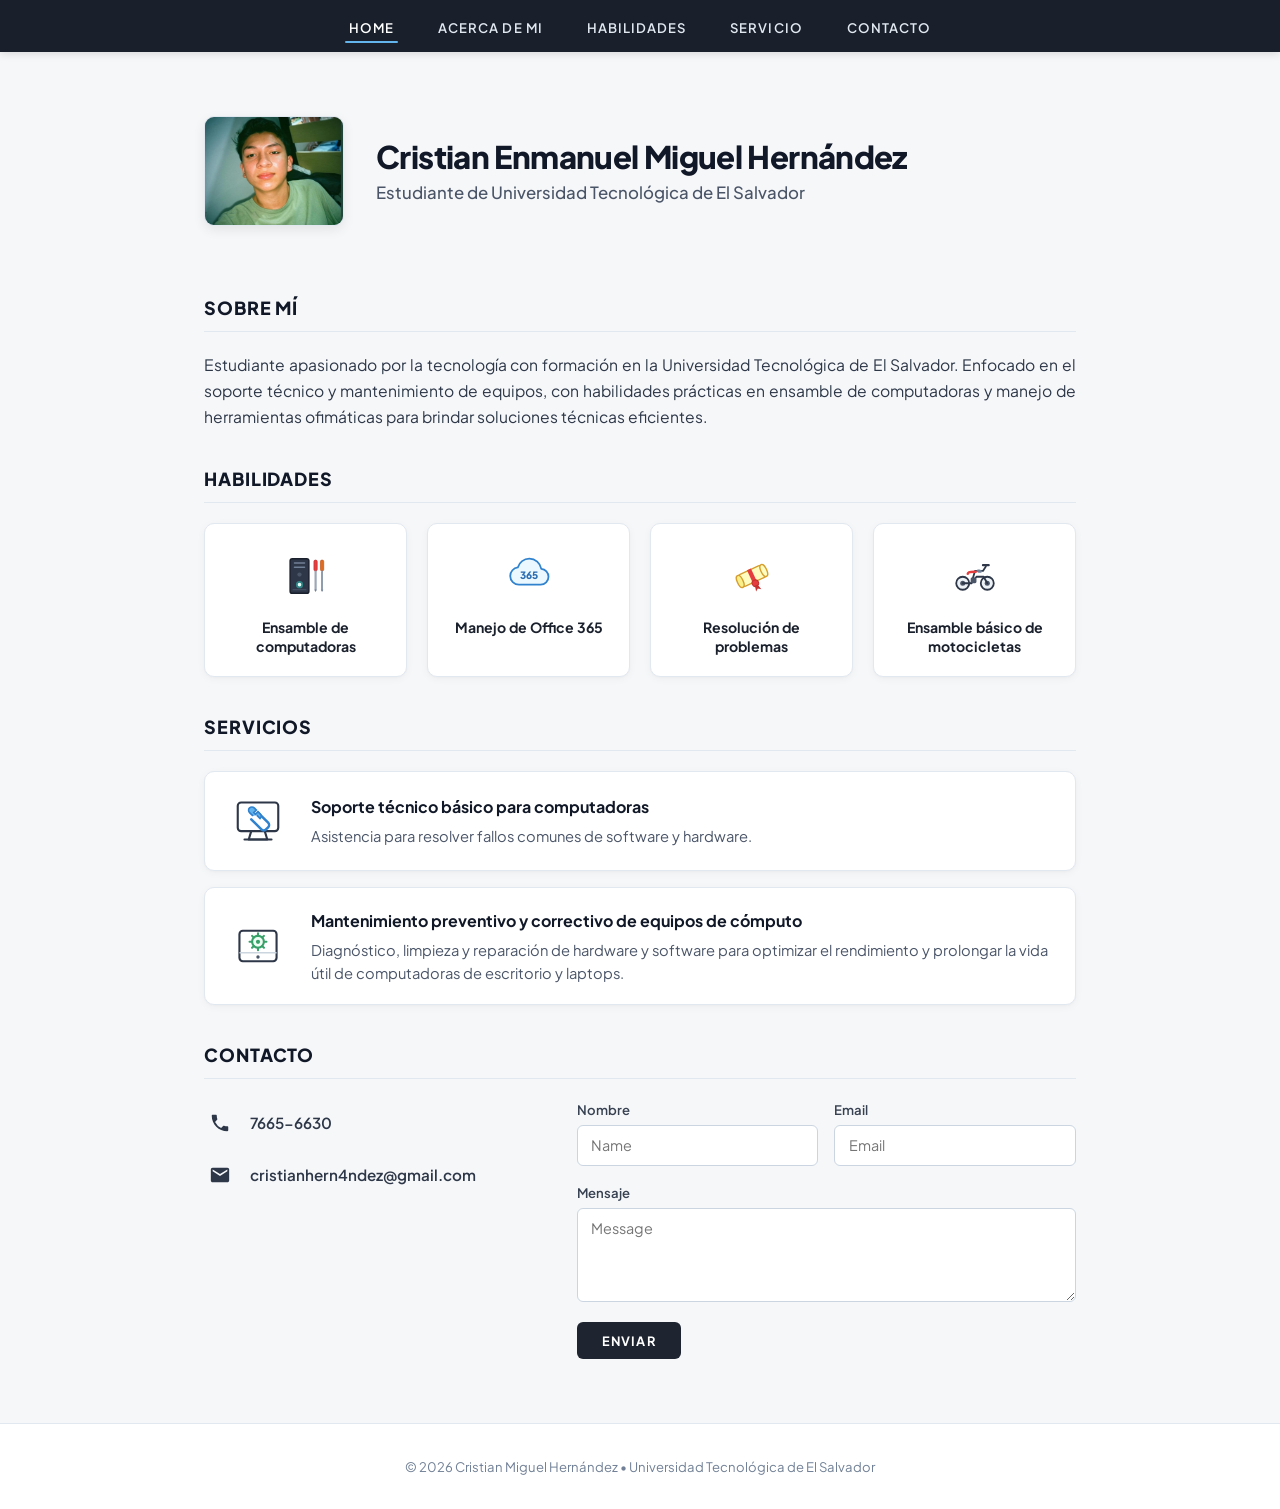
<file: index.html>
<!DOCTYPE html>
<html lang="es">
<head>
  <meta charset="UTF-8">
  <meta name="viewport" content="width=device-width, initial-scale=1.0">
  <title>Cristian Hernández CV | Portafolio Personal</title>
  <link rel="preconnect" href="https://fonts.googleapis.com">
  <link rel="preconnect" href="https://fonts.gstatic.com" crossorigin>
  <link href="https://fonts.googleapis.com/css2?family=Plus+Jakarta+Sans:wght@400;500;600;700;800&display=swap" rel="stylesheet">
  <link rel="stylesheet" href="styles.css">
</head>
<body>

  <!-- Barra de navegación superior (únicamente enlaces de texto simples, sin imágenes) -->
  <header class="top-nav">
    <div class="nav-container">
      <nav aria-label="Navegación principal">
        <ul class="nav-links">
          <li><a href="#home" class="nav-link active">HOME</a></li>
          <li><a href="#about" class="nav-link">Acerca de Mi</a></li>
          <li><a href="#skills" class="nav-link">Habilidades</a></li>
          <li><a href="#services" class="nav-link">Servicio</a></li>
          <li><a href="#contact" class="nav-link">Contacto</a></li>
        </ul>
      </nav>
    </div>
  </header>

  <!-- Contenedor Principal (Estilo documento sobrio y minimalista) -->
  <main class="page-container">

    <!-- Encabezado / Hero -->
    <section id="home" class="profile-header">
      <div class="avatar-wrapper">
        <img src="mi_foto2.jpeg" alt="Foto de perfil de Cristian Miguel Hernández" class="avatar-img" onerror="this.style.display='none'; document.getElementById('avatar-fallback').style.display='flex';">
        <div id="avatar-fallback" class="avatar-fallback" style="display: none;">
          <svg viewBox="0 0 24 24" fill="none" stroke="currentColor" stroke-width="1.8" stroke-linecap="round" stroke-linejoin="round">
            <path d="M20 21v-2a4 4 0 0 0-4-4H8a4 4 0 0 0-4 4v2"></path>
            <circle cx="12" cy="7" r="4"></circle>
          </svg>
        </div>
      </div>
      <div class="profile-info">
        <h1 class="profile-name">Cristian Enmanuel Miguel Hernández</h1>
        <p class="profile-subtitle">Estudiante de Universidad Tecnológica de El Salvador</p>
      </div>
    </section>

    <!-- Sección 1: Sobre mí -->
    <section id="about" class="content-section">
      <h2 class="section-title">SOBRE MÍ</h2>
      <div class="section-content">
        <p class="about-text">
          Estudiante apasionado por la tecnología con formación en la Universidad Tecnológica de El Salvador. 
          Enfocado en el soporte técnico y mantenimiento de equipos, con habilidades prácticas en ensamble 
          de computadoras y manejo de herramientas ofimáticas para brindar soluciones técnicas eficientes.
        </p>
      </div>
    </section>

    <!-- Sección 2: Habilidades -->
    <section id="skills" class="content-section">
      <h2 class="section-title">HABILIDADES</h2>
      <div class="skills-grid">
        
        <!-- Habilidad 1: Ensamble de computadoras -->
        <article class="skill-card">
          <div class="skill-icon-box">
            <!-- Icono: Torre PC + Destornilladores -->
            <svg class="skill-svg" viewBox="0 0 72 72" fill="none" xmlns="http://www.w3.org/2000/svg" aria-hidden="true">
              <!-- Torre PC -->
              <rect x="14" y="12" width="26" height="48" rx="3" fill="#2d3748" stroke="#1a202c" stroke-width="2"/>
              <line x1="20" y1="18" x2="34" y2="18" stroke="#718096" stroke-width="2" stroke-linecap="round"/>
              <line x1="20" y1="24" x2="34" y2="24" stroke="#718096" stroke-width="2" stroke-linecap="round"/>
              <circle cx="27" cy="34" r="3" fill="#4a5568"/>
              <circle cx="27" cy="48" r="5" fill="#319795" opacity="0.8"/>
              <circle cx="27" cy="48" r="2.5" fill="#e6fffa"/>
              <line x1="18" y1="55" x2="36" y2="55" stroke="#4a5568" stroke-width="1.5" stroke-linecap="round"/>
              
              <!-- Destornillador 1 (Rojo) -->
              <rect x="47" y="14" width="4.5" height="15" rx="2" fill="#e53e3e" stroke="#c53030" stroke-width="1"/>
              <rect x="48.5" y="29" width="1.5" height="26" fill="#cbd5e0" stroke="#718096" stroke-width="1"/>
              <path d="M47.5 55L49.25 58L51 55H47.5Z" fill="#718096"/>
              
              <!-- Destornillador 2 (Rojo/Naranja) -->
              <rect x="56" y="14" width="4.5" height="15" rx="2" fill="#dd6b20" stroke="#c05621" stroke-width="1"/>
              <rect x="57.5" y="29" width="1.5" height="26" fill="#cbd5e0" stroke="#718096" stroke-width="1"/>
              <path d="M56.5 55L58.25 58L60 55H56.5Z" fill="#718096"/>
            </svg>
          </div>
          <h3 class="skill-name">Ensamble de computadoras</h3>
        </article>

        <!-- Habilidad 2: Manejo de Office 365 -->
        <article class="skill-card">
          <div class="skill-icon-box">
            <!-- Icono: Nube con 365 -->
            <svg class="skill-svg" viewBox="0 0 72 72" fill="none" xmlns="http://www.w3.org/2000/svg" aria-hidden="true">
              <!-- Nube Office azul -->
              <path d="M23 48H52C58.0751 48 63 43.0751 63 37C63 31.2589 58.5996 26.5456 53.0135 26.0494C51.6881 18.0691 44.8016 12 36.5 12C28.919 12 22.4849 17.0655 20.4619 24.1287C14.5977 24.8105 10 29.8669 10 36C10 42.6274 15.3726 48 22 48" 
                    fill="#ebf8ff" stroke="#3182ce" stroke-width="2.5" stroke-linecap="round" stroke-linejoin="round"/>
              <!-- Texto 365 -->
              <text x="36.5" y="37" font-family="'Plus Jakarta Sans', sans-serif" font-size="14" font-weight="800" fill="#2b6cb0" text-anchor="middle" dominant-baseline="middle">365</text>
            </svg>
          </div>
          <h3 class="skill-name">Manejo de Office 365</h3>
        </article>

        <!-- Habilidad 3: Bachillerato general -->
        <article class="skill-card">
          <div class="skill-icon-box">
            <!-- Icono: Diploma enrollado con cinta -->
            <svg class="skill-svg" viewBox="0 0 72 72" fill="none" xmlns="http://www.w3.org/2000/svg" aria-hidden="true">
              <!-- Pergamino inclinado -->
              <g transform="rotate(-25 36 36)">
                <!-- Rollo de diploma -->
                <rect x="18" y="27" width="36" height="18" rx="4" fill="#fefcbf" stroke="#d69e2e" stroke-width="2"/>
                <ellipse cx="18" cy="36" rx="4" ry="9" fill="#faf089" stroke="#d69e2e" stroke-width="2"/>
                <ellipse cx="54" cy="36" rx="4" ry="9" fill="#fefcbf" stroke="#d69e2e" stroke-width="2"/>
                <!-- Cinta roja -->
                <rect x="33" y="26" width="6" height="20" fill="#e53e3e"/>
                <!-- Medallón / Lazo -->
                <circle cx="36" cy="47" r="4.5" fill="#e53e3e" stroke="#c53030" stroke-width="1.5"/>
                <path d="M34 50L32 58L36 55L40 58L38 50Z" fill="#c53030"/>
              </g>
            </svg>
          </div>
          <h3 class="skill-name">Resolución de problemas</h3>
        </article>

        <!-- Habilidad 4: Ensamble básico de motocicletas -->
        <article class="skill-card">
          <div class="skill-icon-box">
            <!-- Icono: Motocicleta -->
            <svg class="skill-svg" viewBox="0 0 72 72" fill="none" xmlns="http://www.w3.org/2000/svg" aria-hidden="true">
              <!-- Rueda delantera -->
              <circle cx="53" cy="46" r="9" stroke="#2d3748" stroke-width="2.5" fill="#edf2f7"/>
              <circle cx="53" cy="46" r="3.5" fill="#4a5568"/>
              <!-- Rueda trasera -->
              <circle cx="19" cy="46" r="9" stroke="#2d3748" stroke-width="2.5" fill="#edf2f7"/>
              <circle cx="19" cy="46" r="3.5" fill="#4a5568"/>
              <!-- Cuadro / Chasis -->
              <path d="M19 46L31 46L38 37L48 37L53 46" stroke="#2d3748" stroke-width="2.5" stroke-linecap="round" stroke-linejoin="round"/>
              <path d="M31 46L36 29L47 29L51 23" stroke="#2d3748" stroke-width="2.5" stroke-linecap="round" stroke-linejoin="round"/>
              <!-- Manillar -->
              <line x1="47" y1="21" x2="55" y2="21" stroke="#2d3748" stroke-width="3" stroke-linecap="round"/>
              <!-- Asiento -->
              <path d="M26 33C26 31 29 30 35 30H37" stroke="#e53e3e" stroke-width="3.5" stroke-linecap="round"/>
              <!-- Tanque de combustible -->
              <path d="M38 29C38 27 42 26 46 29C46 32 40 33 38 29Z" fill="#718096"/>
              <!-- Motor -->
              <rect x="30" y="38" width="8" height="8" rx="2" fill="#4a5568"/>
            </svg>
          </div>
          <h3 class="skill-name">Ensamble básico de motocicletas</h3>
        </article>

      </div>
    </section>

    <!-- Sección 3: Servicios -->
    <section id="services" class="content-section">
      <h2 class="section-title">SERVICIOS</h2>
      <div class="services-list">
        
        <!-- Servicio 1 -->
        <article class="service-card">
          <div class="service-icon-box">
            <svg class="service-svg" viewBox="0 0 64 64" fill="none" xmlns="http://www.w3.org/2000/svg" aria-hidden="true">
              <!-- Monitor -->
              <rect x="8" y="10" width="48" height="34" rx="4" fill="#ffffff" stroke="#2d3748" stroke-width="2.5"/>
              <!-- Base del monitor -->
              <path d="M24 44L21 54H43L40 44" stroke="#2d3748" stroke-width="2.5" stroke-linecap="round" stroke-linejoin="round"/>
              <line x1="16" y1="54" x2="48" y2="54" stroke="#2d3748" stroke-width="2.5" stroke-linecap="round"/>
              <!-- Llave inglesa técnica superpuesta -->
              <g transform="translate(14, 12)">
                <path d="M18 10L30 22C31.5 23.5 31.5 26 30 27.5L27.5 30C26 31.5 23.5 31.5 22 30L10 18" stroke="#3182ce" stroke-width="3" stroke-linecap="round"/>
                <path d="M12 14L8 10C6.5 8.5 6.5 6 8 4.5C9.5 3 12 3 13.5 4.5L16 7L13 10L15 12L18 9L20.5 11.5C22 13 22 15.5 20.5 17L16.5 13" fill="#63b3ed" stroke="#3182ce" stroke-width="2"/>
              </g>
            </svg>
          </div>
          <div class="service-details">
            <h3 class="service-title">Soporte técnico básico para computadoras</h3>
            <p class="service-description">
              Asistencia para resolver fallos comunes de software y hardware.
            </p>
          </div>
        </article>

        <!-- Servicio 2 -->
        <article class="service-card">
          <div class="service-icon-box">
            <svg class="service-svg" viewBox="0 0 64 64" fill="none" xmlns="http://www.w3.org/2000/svg" aria-hidden="true">
              <!-- Caja / CPU y engranajes de mantenimiento preventivo y correctivo -->
              <rect x="10" y="14" width="44" height="36" rx="4" fill="#ffffff" stroke="#2d3748" stroke-width="2.5"/>
              <line x1="10" y1="40" x2="54" y2="40" stroke="#cbd5e0" stroke-width="2"/>
              <circle cx="32" cy="45" r="2" fill="#4a5568"/>
              <!-- Engranaje / Mantenimiento -->
              <circle cx="32" cy="27" r="7" stroke="#38a169" stroke-width="2.5" fill="#f0fff4"/>
              <path d="M32 17V20M32 34V37M22 27H25M39 27H42M25 20L27 22M37 32L39 34M25 34L27 32M37 22L39 20" stroke="#38a169" stroke-width="2.5" stroke-linecap="round"/>
              <circle cx="32" cy="27" r="2.5" fill="#38a169"/>
            </svg>
          </div>
          <div class="service-details">
            <h3 class="service-title">Mantenimiento preventivo y correctivo de equipos de cómputo</h3>
            <p class="service-description">
              Diagnóstico, limpieza y reparación de hardware y software para optimizar el rendimiento y prolongar la vida útil de computadoras de escritorio y laptops.
            </p>
          </div>
        </article>

      </div>
    </section>

    <!-- Sección 4: Contacto -->
    <section id="contact" class="content-section">
      <h2 class="section-title">CONTACTO</h2>
      <div class="contact-layout">
        
        <!-- Columna Izquierda: Datos de contacto directo -->
        <div class="contact-direct">
          <a href="tel:76656630" class="contact-item" title="Llamar a Cristian Hernández">
            <div class="contact-icon">
              <!-- Icono Teléfono -->
              <svg viewBox="0 0 24 24" fill="currentColor" aria-hidden="true">
                <path d="M6.62 10.79a15.053 15.053 0 006.59 6.59l2.2-2.2c.27-.27.67-.36 1.02-.24 1.12.37 2.33.57 3.57.57.55 0 1 .45 1 1V20c0 .55-.45 1-1 1-9.39 0-17-7.61-17-17 0-.55.45-1 1-1h3.5c.55 0 1 .45 1 1 0 1.25.2 2.45.57 3.57.11.35.03.74-.25 1.02l-2.2 2.2z"/>
              </svg>
            </div>
            <span class="contact-text">7665-6630</span>
          </a>

          <a href="mailto:cristianhernandez@gmail.com" class="contact-item" title="Enviar correo a Cristian Hernández">
            <div class="contact-icon">
              <!-- Icono Correo -->
              <svg viewBox="0 0 24 24" fill="currentColor" aria-hidden="true">
                <path d="M20 4H4c-1.1 0-1.99.9-1.99 2L2 18c0 1.1.9 2 2 2h16c1.1 0 2-.9 2-2V6c0-1.1-.9-2-2-2zm0 4l-8 5-8-5V6l8 5 8-5v2z"/>
              </svg>
            </div>
            <span class="contact-text">cristianhern4ndez@gmail.com</span>
          </a>
        </div>

        <!-- Columna Derecha: Formulario de contacto -->
        <div class="contact-form-container">
          <form id="contact-form" class="contact-form" novalidate>
            <div class="form-row-two-col">
              <div class="form-group">
                <label for="name" class="form-label">Nombre</label>
                <input type="text" id="name" name="name" class="form-input" placeholder="Name" required autocomplete="name">
                <span class="error-msg" id="name-error">Por favor ingresa tu nombre</span>
              </div>
              <div class="form-group">
                <label for="email" class="form-label">Email</label>
                <input type="email" id="email" name="email" class="form-input" placeholder="Email" required autocomplete="email">
                <span class="error-msg" id="email-error">Ingresa un correo electrónico válido</span>
              </div>
            </div>

            <div class="form-group full-width">
              <label for="message" class="form-label">Mensaje</label>
              <textarea id="message" name="message" class="form-textarea" rows="4" placeholder="Message" required></textarea>
              <span class="error-msg" id="message-error">Por favor escribe tu mensaje</span>
            </div>

            <div class="form-actions">
              <button type="submit" class="submit-btn" id="submit-btn">
                <span>ENVIAR</span>
              </button>
            </div>
          </form>

          <!-- Mensaje de éxito de envío -->
          <div id="form-success" class="form-success" style="display: none;" role="alert">
            <svg class="success-icon" viewBox="0 0 24 24" fill="none" stroke="currentColor" stroke-width="2">
              <path d="M22 11.08V12a10 10 0 1 1-5.93-9.14"></path>
              <polyline points="22 4 12 14.01 9 11.01"></polyline>
            </svg>
            <p><strong>¡Mensaje enviado con éxito!</strong> Gracias por comunicarte, te responderé a la brevedad.</p>
          </div>
        </div>

      </div>
    </section>

  </main>

  <!-- Footer discreto -->
  <footer class="page-footer">
    <p>&copy; <span id="current-year"></span> Cristian Miguel Hernández &bull; Universidad Tecnológica de El Salvador</p>
  </footer>

  <script src="script.js"></script>
</body>
</html>
</file>
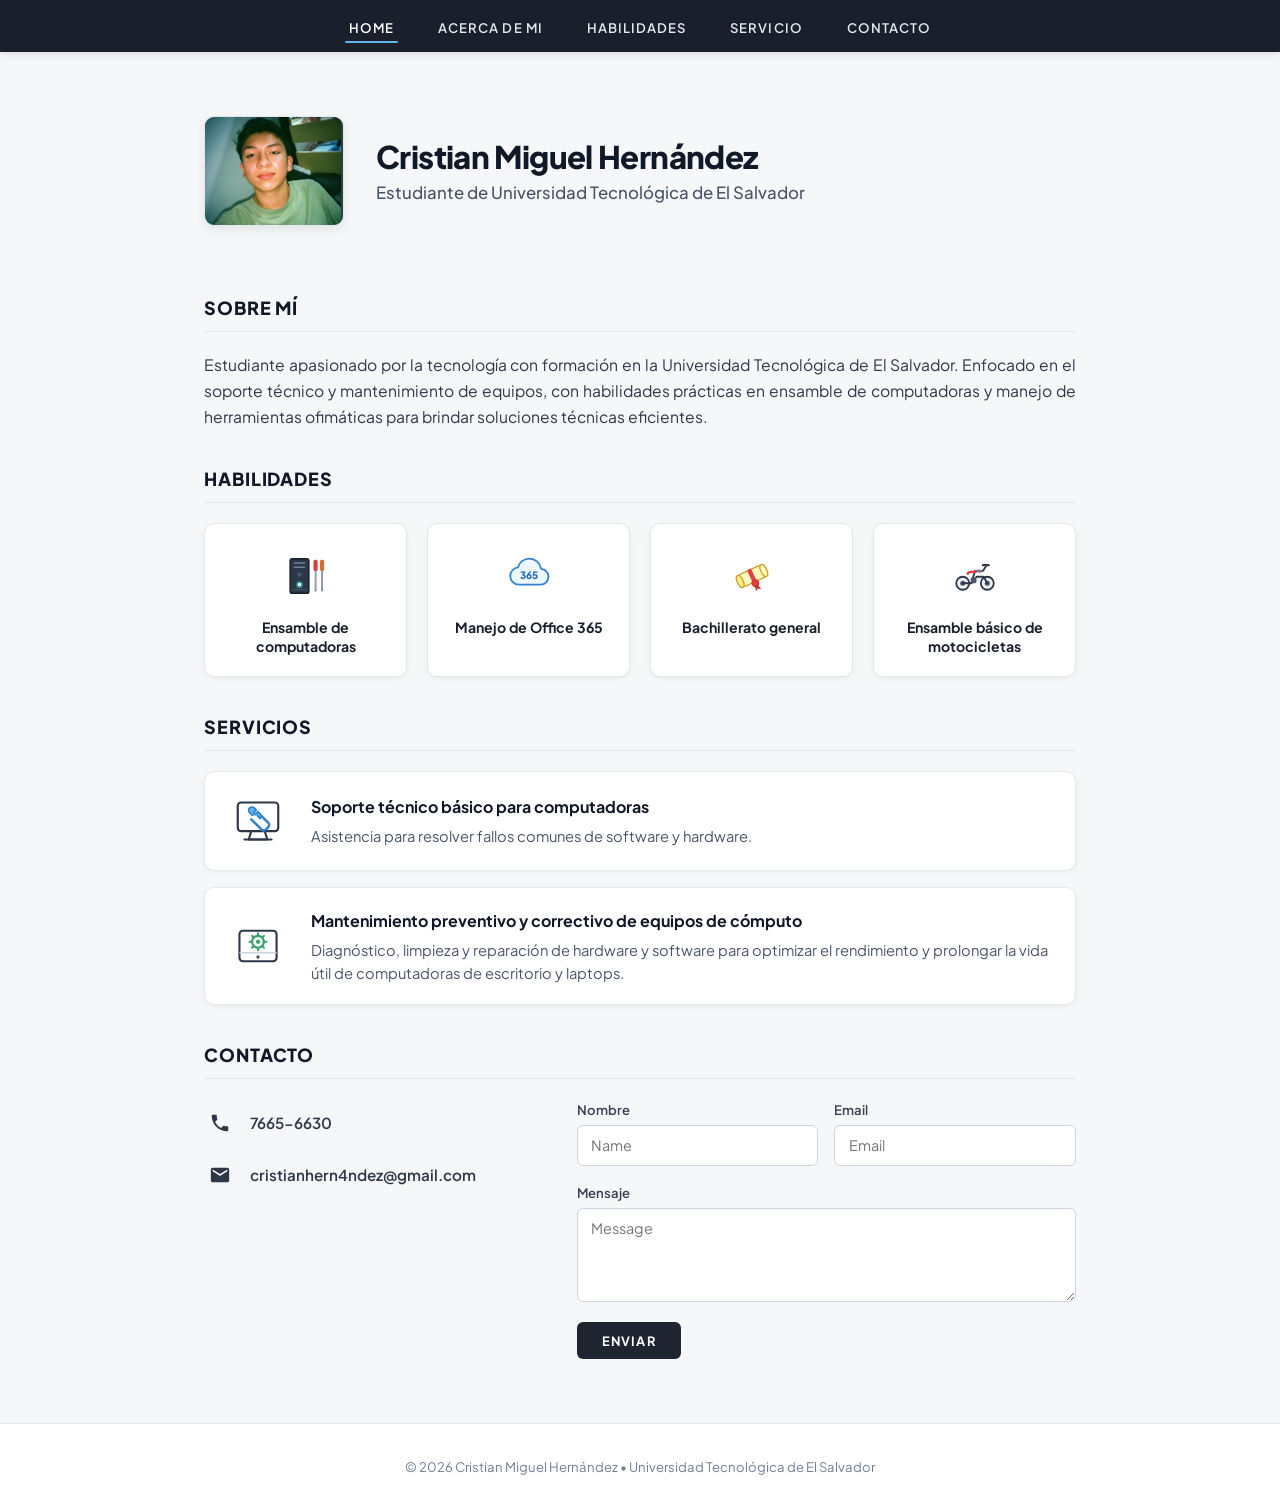
<file: portafolio-cristian-hernandez/index.html>
<!DOCTYPE html>
<html lang="es">
<head>
  <meta charset="UTF-8">
  <meta name="viewport" content="width=device-width, initial-scale=1.0">
  <title>Cristian Hernández CV | Portafolio Personal</title>
  <link rel="preconnect" href="https://fonts.googleapis.com">
  <link rel="preconnect" href="https://fonts.gstatic.com" crossorigin>
  <link href="https://fonts.googleapis.com/css2?family=Plus+Jakarta+Sans:wght@400;500;600;700;800&display=swap" rel="stylesheet">
  <link rel="stylesheet" href="styles.css">
</head>
<body>

  <!-- Barra de navegación superior (únicamente enlaces de texto simples, sin imágenes) -->
  <header class="top-nav">
    <div class="nav-container">
      <nav aria-label="Navegación principal">
        <ul class="nav-links">
          <li><a href="#home" class="nav-link active">HOME</a></li>
          <li><a href="#about" class="nav-link">Acerca de Mi</a></li>
          <li><a href="#skills" class="nav-link">Habilidades</a></li>
          <li><a href="#services" class="nav-link">Servicio</a></li>
          <li><a href="#contact" class="nav-link">Contacto</a></li>
        </ul>
      </nav>
    </div>
  </header>

  <!-- Contenedor Principal (Estilo documento sobrio y minimalista) -->
  <main class="page-container">

    <!-- Encabezado / Hero -->
    <section id="home" class="profile-header">
      <div class="avatar-wrapper">
        <img src="assets/img/mi_foto2.jpeg" alt="Foto de perfil de Cristian Miguel Hernández" class="avatar-img" onerror="this.style.display='none'; document.getElementById('avatar-fallback').style.display='flex';">
        <div id="avatar-fallback" class="avatar-fallback" style="display: none;">
          <svg viewBox="0 0 24 24" fill="none" stroke="currentColor" stroke-width="1.8" stroke-linecap="round" stroke-linejoin="round">
            <path d="M20 21v-2a4 4 0 0 0-4-4H8a4 4 0 0 0-4 4v2"></path>
            <circle cx="12" cy="7" r="4"></circle>
          </svg>
        </div>
      </div>
      <div class="profile-info">
        <h1 class="profile-name">Cristian Miguel Hernández</h1>
        <p class="profile-subtitle">Estudiante de Universidad Tecnológica de El Salvador</p>
      </div>
    </section>

    <!-- Sección 1: Sobre mí -->
    <section id="about" class="content-section">
      <h2 class="section-title">SOBRE MÍ</h2>
      <div class="section-content">
        <p class="about-text">
          Estudiante apasionado por la tecnología con formación en la Universidad Tecnológica de El Salvador. 
          Enfocado en el soporte técnico y mantenimiento de equipos, con habilidades prácticas en ensamble 
          de computadoras y manejo de herramientas ofimáticas para brindar soluciones técnicas eficientes.
        </p>
      </div>
    </section>

    <!-- Sección 2: Habilidades -->
    <section id="skills" class="content-section">
      <h2 class="section-title">HABILIDADES</h2>
      <div class="skills-grid">
        
        <!-- Habilidad 1: Ensamble de computadoras -->
        <article class="skill-card">
          <div class="skill-icon-box">
            <!-- Icono: Torre PC + Destornilladores -->
            <svg class="skill-svg" viewBox="0 0 72 72" fill="none" xmlns="http://www.w3.org/2000/svg" aria-hidden="true">
              <!-- Torre PC -->
              <rect x="14" y="12" width="26" height="48" rx="3" fill="#2d3748" stroke="#1a202c" stroke-width="2"/>
              <line x1="20" y1="18" x2="34" y2="18" stroke="#718096" stroke-width="2" stroke-linecap="round"/>
              <line x1="20" y1="24" x2="34" y2="24" stroke="#718096" stroke-width="2" stroke-linecap="round"/>
              <circle cx="27" cy="34" r="3" fill="#4a5568"/>
              <circle cx="27" cy="48" r="5" fill="#319795" opacity="0.8"/>
              <circle cx="27" cy="48" r="2.5" fill="#e6fffa"/>
              <line x1="18" y1="55" x2="36" y2="55" stroke="#4a5568" stroke-width="1.5" stroke-linecap="round"/>
              
              <!-- Destornillador 1 (Rojo) -->
              <rect x="47" y="14" width="4.5" height="15" rx="2" fill="#e53e3e" stroke="#c53030" stroke-width="1"/>
              <rect x="48.5" y="29" width="1.5" height="26" fill="#cbd5e0" stroke="#718096" stroke-width="1"/>
              <path d="M47.5 55L49.25 58L51 55H47.5Z" fill="#718096"/>
              
              <!-- Destornillador 2 (Rojo/Naranja) -->
              <rect x="56" y="14" width="4.5" height="15" rx="2" fill="#dd6b20" stroke="#c05621" stroke-width="1"/>
              <rect x="57.5" y="29" width="1.5" height="26" fill="#cbd5e0" stroke="#718096" stroke-width="1"/>
              <path d="M56.5 55L58.25 58L60 55H56.5Z" fill="#718096"/>
            </svg>
          </div>
          <h3 class="skill-name">Ensamble de computadoras</h3>
        </article>

        <!-- Habilidad 2: Manejo de Office 365 -->
        <article class="skill-card">
          <div class="skill-icon-box">
            <!-- Icono: Nube con 365 -->
            <svg class="skill-svg" viewBox="0 0 72 72" fill="none" xmlns="http://www.w3.org/2000/svg" aria-hidden="true">
              <!-- Nube Office azul -->
              <path d="M23 48H52C58.0751 48 63 43.0751 63 37C63 31.2589 58.5996 26.5456 53.0135 26.0494C51.6881 18.0691 44.8016 12 36.5 12C28.919 12 22.4849 17.0655 20.4619 24.1287C14.5977 24.8105 10 29.8669 10 36C10 42.6274 15.3726 48 22 48" 
                    fill="#ebf8ff" stroke="#3182ce" stroke-width="2.5" stroke-linecap="round" stroke-linejoin="round"/>
              <!-- Texto 365 -->
              <text x="36.5" y="37" font-family="'Plus Jakarta Sans', sans-serif" font-size="14" font-weight="800" fill="#2b6cb0" text-anchor="middle" dominant-baseline="middle">365</text>
            </svg>
          </div>
          <h3 class="skill-name">Manejo de Office 365</h3>
        </article>

        <!-- Habilidad 3: Bachillerato general -->
        <article class="skill-card">
          <div class="skill-icon-box">
            <!-- Icono: Diploma enrollado con cinta -->
            <svg class="skill-svg" viewBox="0 0 72 72" fill="none" xmlns="http://www.w3.org/2000/svg" aria-hidden="true">
              <!-- Pergamino inclinado -->
              <g transform="rotate(-25 36 36)">
                <!-- Rollo de diploma -->
                <rect x="18" y="27" width="36" height="18" rx="4" fill="#fefcbf" stroke="#d69e2e" stroke-width="2"/>
                <ellipse cx="18" cy="36" rx="4" ry="9" fill="#faf089" stroke="#d69e2e" stroke-width="2"/>
                <ellipse cx="54" cy="36" rx="4" ry="9" fill="#fefcbf" stroke="#d69e2e" stroke-width="2"/>
                <!-- Cinta roja -->
                <rect x="33" y="26" width="6" height="20" fill="#e53e3e"/>
                <!-- Medallón / Lazo -->
                <circle cx="36" cy="47" r="4.5" fill="#e53e3e" stroke="#c53030" stroke-width="1.5"/>
                <path d="M34 50L32 58L36 55L40 58L38 50Z" fill="#c53030"/>
              </g>
            </svg>
          </div>
          <h3 class="skill-name">Bachillerato general</h3>
        </article>

        <!-- Habilidad 4: Ensamble básico de motocicletas -->
        <article class="skill-card">
          <div class="skill-icon-box">
            <!-- Icono: Motocicleta -->
            <svg class="skill-svg" viewBox="0 0 72 72" fill="none" xmlns="http://www.w3.org/2000/svg" aria-hidden="true">
              <!-- Rueda delantera -->
              <circle cx="53" cy="46" r="9" stroke="#2d3748" stroke-width="2.5" fill="#edf2f7"/>
              <circle cx="53" cy="46" r="3.5" fill="#4a5568"/>
              <!-- Rueda trasera -->
              <circle cx="19" cy="46" r="9" stroke="#2d3748" stroke-width="2.5" fill="#edf2f7"/>
              <circle cx="19" cy="46" r="3.5" fill="#4a5568"/>
              <!-- Cuadro / Chasis -->
              <path d="M19 46L31 46L38 37L48 37L53 46" stroke="#2d3748" stroke-width="2.5" stroke-linecap="round" stroke-linejoin="round"/>
              <path d="M31 46L36 29L47 29L51 23" stroke="#2d3748" stroke-width="2.5" stroke-linecap="round" stroke-linejoin="round"/>
              <!-- Manillar -->
              <line x1="47" y1="21" x2="55" y2="21" stroke="#2d3748" stroke-width="3" stroke-linecap="round"/>
              <!-- Asiento -->
              <path d="M26 33C26 31 29 30 35 30H37" stroke="#e53e3e" stroke-width="3.5" stroke-linecap="round"/>
              <!-- Tanque de combustible -->
              <path d="M38 29C38 27 42 26 46 29C46 32 40 33 38 29Z" fill="#718096"/>
              <!-- Motor -->
              <rect x="30" y="38" width="8" height="8" rx="2" fill="#4a5568"/>
            </svg>
          </div>
          <h3 class="skill-name">Ensamble básico de motocicletas</h3>
        </article>

      </div>
    </section>

    <!-- Sección 3: Servicios -->
    <section id="services" class="content-section">
      <h2 class="section-title">SERVICIOS</h2>
      <div class="services-list">
        
        <!-- Servicio 1 -->
        <article class="service-card">
          <div class="service-icon-box">
            <svg class="service-svg" viewBox="0 0 64 64" fill="none" xmlns="http://www.w3.org/2000/svg" aria-hidden="true">
              <!-- Monitor -->
              <rect x="8" y="10" width="48" height="34" rx="4" fill="#ffffff" stroke="#2d3748" stroke-width="2.5"/>
              <!-- Base del monitor -->
              <path d="M24 44L21 54H43L40 44" stroke="#2d3748" stroke-width="2.5" stroke-linecap="round" stroke-linejoin="round"/>
              <line x1="16" y1="54" x2="48" y2="54" stroke="#2d3748" stroke-width="2.5" stroke-linecap="round"/>
              <!-- Llave inglesa técnica superpuesta -->
              <g transform="translate(14, 12)">
                <path d="M18 10L30 22C31.5 23.5 31.5 26 30 27.5L27.5 30C26 31.5 23.5 31.5 22 30L10 18" stroke="#3182ce" stroke-width="3" stroke-linecap="round"/>
                <path d="M12 14L8 10C6.5 8.5 6.5 6 8 4.5C9.5 3 12 3 13.5 4.5L16 7L13 10L15 12L18 9L20.5 11.5C22 13 22 15.5 20.5 17L16.5 13" fill="#63b3ed" stroke="#3182ce" stroke-width="2"/>
              </g>
            </svg>
          </div>
          <div class="service-details">
            <h3 class="service-title">Soporte técnico básico para computadoras</h3>
            <p class="service-description">
              Asistencia para resolver fallos comunes de software y hardware.
            </p>
          </div>
        </article>

        <!-- Servicio 2 -->
        <article class="service-card">
          <div class="service-icon-box">
            <svg class="service-svg" viewBox="0 0 64 64" fill="none" xmlns="http://www.w3.org/2000/svg" aria-hidden="true">
              <!-- Caja / CPU y engranajes de mantenimiento preventivo y correctivo -->
              <rect x="10" y="14" width="44" height="36" rx="4" fill="#ffffff" stroke="#2d3748" stroke-width="2.5"/>
              <line x1="10" y1="40" x2="54" y2="40" stroke="#cbd5e0" stroke-width="2"/>
              <circle cx="32" cy="45" r="2" fill="#4a5568"/>
              <!-- Engranaje / Mantenimiento -->
              <circle cx="32" cy="27" r="7" stroke="#38a169" stroke-width="2.5" fill="#f0fff4"/>
              <path d="M32 17V20M32 34V37M22 27H25M39 27H42M25 20L27 22M37 32L39 34M25 34L27 32M37 22L39 20" stroke="#38a169" stroke-width="2.5" stroke-linecap="round"/>
              <circle cx="32" cy="27" r="2.5" fill="#38a169"/>
            </svg>
          </div>
          <div class="service-details">
            <h3 class="service-title">Mantenimiento preventivo y correctivo de equipos de cómputo</h3>
            <p class="service-description">
              Diagnóstico, limpieza y reparación de hardware y software para optimizar el rendimiento y prolongar la vida útil de computadoras de escritorio y laptops.
            </p>
          </div>
        </article>

      </div>
    </section>

    <!-- Sección 4: Contacto -->
    <section id="contact" class="content-section">
      <h2 class="section-title">CONTACTO</h2>
      <div class="contact-layout">
        
        <!-- Columna Izquierda: Datos de contacto directo -->
        <div class="contact-direct">
          <a href="tel:76656630" class="contact-item" title="Llamar a Cristian Hernández">
            <div class="contact-icon">
              <!-- Icono Teléfono -->
              <svg viewBox="0 0 24 24" fill="currentColor" aria-hidden="true">
                <path d="M6.62 10.79a15.053 15.053 0 006.59 6.59l2.2-2.2c.27-.27.67-.36 1.02-.24 1.12.37 2.33.57 3.57.57.55 0 1 .45 1 1V20c0 .55-.45 1-1 1-9.39 0-17-7.61-17-17 0-.55.45-1 1-1h3.5c.55 0 1 .45 1 1 0 1.25.2 2.45.57 3.57.11.35.03.74-.25 1.02l-2.2 2.2z"/>
              </svg>
            </div>
            <span class="contact-text">7665-6630</span>
          </a>

          <a href="mailto:cristianhernandez@gmail.com" class="contact-item" title="Enviar correo a Cristian Hernández">
            <div class="contact-icon">
              <!-- Icono Correo -->
              <svg viewBox="0 0 24 24" fill="currentColor" aria-hidden="true">
                <path d="M20 4H4c-1.1 0-1.99.9-1.99 2L2 18c0 1.1.9 2 2 2h16c1.1 0 2-.9 2-2V6c0-1.1-.9-2-2-2zm0 4l-8 5-8-5V6l8 5 8-5v2z"/>
              </svg>
            </div>
            <span class="contact-text">cristianhern4ndez@gmail.com</span>
          </a>
        </div>

        <!-- Columna Derecha: Formulario de contacto -->
        <div class="contact-form-container">
          <form id="contact-form" class="contact-form" novalidate>
            <div class="form-row-two-col">
              <div class="form-group">
                <label for="name" class="form-label">Nombre</label>
                <input type="text" id="name" name="name" class="form-input" placeholder="Name" required autocomplete="name">
                <span class="error-msg" id="name-error">Por favor ingresa tu nombre</span>
              </div>
              <div class="form-group">
                <label for="email" class="form-label">Email</label>
                <input type="email" id="email" name="email" class="form-input" placeholder="Email" required autocomplete="email">
                <span class="error-msg" id="email-error">Ingresa un correo electrónico válido</span>
              </div>
            </div>

            <div class="form-group full-width">
              <label for="message" class="form-label">Mensaje</label>
              <textarea id="message" name="message" class="form-textarea" rows="4" placeholder="Message" required></textarea>
              <span class="error-msg" id="message-error">Por favor escribe tu mensaje</span>
            </div>

            <div class="form-actions">
              <button type="submit" class="submit-btn" id="submit-btn">
                <span>ENVIAR</span>
              </button>
            </div>
          </form>

          <!-- Mensaje de éxito de envío -->
          <div id="form-success" class="form-success" style="display: none;" role="alert">
            <svg class="success-icon" viewBox="0 0 24 24" fill="none" stroke="currentColor" stroke-width="2">
              <path d="M22 11.08V12a10 10 0 1 1-5.93-9.14"></path>
              <polyline points="22 4 12 14.01 9 11.01"></polyline>
            </svg>
            <p><strong>¡Mensaje enviado con éxito!</strong> Gracias por comunicarte, te responderé a la brevedad.</p>
          </div>
        </div>

      </div>
    </section>

  </main>

  <!-- Footer discreto -->
  <footer class="page-footer">
    <p>&copy; <span id="current-year"></span> Cristian Miguel Hernández &bull; Universidad Tecnológica de El Salvador</p>
  </footer>

  <script src="script.js"></script>
</body>
</html>
</file>
<file: styles.css>
/* ==========================================================================
   Cristian Miguel Hernández - Portafolio / CV Minimalista
   Paleta: Fondo claro sobrio (blanco crudo / beige suave), texto oscuro formal
   ========================================================================== */

:root {
  --bg-page: #f6f7f9;
  --bg-card: #ffffff;
  --bg-nav: #19202c;
  --bg-nav-hover: #2d3748;
  --text-main: #1a202c;
  --text-muted: #4a5568;
  --text-light: #718096;
  --border-subtle: #e2e8f0;
  --border-focus: #3182ce;
  --accent-btn: #1e2530;
  --accent-btn-hover: #2d3748;
  --color-primary: #2b6cb0;
  --color-success: #2f855a;
  --radius-sm: 6px;
  --radius-md: 10px;
  --radius-lg: 14px;
  --shadow-card: 0 2px 8px rgba(0, 0, 0, 0.04), 0 1px 2px rgba(0, 0, 0, 0.02);
  --shadow-hover: 0 8px 16px rgba(0, 0, 0, 0.06), 0 2px 4px rgba(0, 0, 0, 0.03);
  --transition: all 0.2s ease-in-out;
  --container-max-width: 920px;
}

/* Reset y caja */
*, *::before, *::after {
  box-sizing: border-box;
  margin: 0;
  padding: 0;
}

html {
  scroll-behavior: smooth;
  scroll-padding-top: 70px;
  font-size: 16px;
}

body {
  font-family: 'Plus Jakarta Sans', system-ui, -apple-system, BlinkMacSystemFont, 'Segoe UI', Roboto, Helvetica, Arial, sans-serif;
  background-color: var(--bg-page);
  color: var(--text-main);
  line-height: 1.6;
  -webkit-font-smoothing: antialiased;
  -moz-osx-font-smoothing: grayscale;
}

/* --------------------------------------------------------------------------
   Barra de navegación superior (Navbar limpia, únicamente texto simple)
   -------------------------------------------------------------------------- */
.top-nav {
  position: sticky;
  top: 0;
  z-index: 1000;
  background-color: var(--bg-nav);
  box-shadow: 0 2px 8px rgba(0, 0, 0, 0.12);
  width: 100%;
}

.nav-container {
  max-width: var(--container-max-width);
  margin: 0 auto;
  padding: 0 1.5rem;
  display: flex;
  justify-content: center;
  align-items: center;
  height: 52px;
}

.nav-links {
  display: flex;
  list-style: none;
  gap: 2.25rem;
  align-items: center;
  margin: 0;
  padding: 0;
}

.nav-link {
  color: #e2e8f0;
  text-decoration: none;
  font-size: 0.82rem;
  font-weight: 600;
  letter-spacing: 0.08em;
  text-transform: uppercase;
  padding: 0.35rem 0.25rem;
  transition: var(--transition);
  position: relative;
}

.nav-link:hover {
  color: #ffffff;
}

.nav-link.active {
  color: #ffffff;
}

.nav-link.active::after {
  content: '';
  position: absolute;
  bottom: -2px;
  left: 0;
  right: 0;
  height: 2px;
  background-color: #63b3ed;
  border-radius: 1px;
}

/* --------------------------------------------------------------------------
   Contenedor Principal (Estilo documento sobrio y formal)
   -------------------------------------------------------------------------- */
.page-container {
  max-width: var(--container-max-width);
  margin: 0 auto;
  padding: 2.5rem 1.5rem 4rem;
}

/* --------------------------------------------------------------------------
   Encabezado / Perfil
   -------------------------------------------------------------------------- */
.profile-header {
  display: flex;
  align-items: center;
  gap: 2rem;
  padding: 1.5rem 0 2rem;
}

.avatar-wrapper {
  flex-shrink: 0;
  width: 140px;
  height: 110px;
  border-radius: var(--radius-md);
  overflow: hidden;
  box-shadow: 0 4px 12px rgba(0, 0, 0, 0.08);
  background-color: #cbd5e1;
  display: flex;
  align-items: center;
  justify-content: center;
  border: 1px solid var(--border-subtle);
}

.avatar-img {
  width: 100%;
  height: 100%;
  object-fit: cover;
  object-position: center top;
  display: block;
}

.avatar-fallback {
  width: 100%;
  height: 100%;
  background: #e2e8f0;
  color: #718096;
  display: flex;
  align-items: center;
  justify-content: center;
}

.avatar-fallback svg {
  width: 48px;
  height: 48px;
}

.profile-info {
  display: flex;
  flex-direction: column;
  justify-content: center;
}

.profile-name {
  font-size: 1.95rem;
  font-weight: 800;
  color: #111827;
  letter-spacing: -0.02em;
  line-height: 1.2;
  margin-bottom: 0.35rem;
}

.profile-subtitle {
  font-size: 1.05rem;
  font-weight: 500;
  color: var(--text-muted);
  line-height: 1.4;
}

/* --------------------------------------------------------------------------
   Títulos de Sección con línea divisoria minimalista
   -------------------------------------------------------------------------- */
.content-section {
  margin-top: 2.25rem;
}

.section-title {
  font-size: 1.125rem;
  font-weight: 800;
  letter-spacing: 0.05em;
  text-transform: uppercase;
  color: #111827;
  padding-bottom: 0.5rem;
  border-bottom: 1.5px solid var(--border-subtle);
  margin-bottom: 1.25rem;
}

/* --------------------------------------------------------------------------
   Sección 1: Sobre mí
   -------------------------------------------------------------------------- */
.about-text {
  font-size: 0.98rem;
  line-height: 1.65;
  color: #2d3748;
  text-align: justify;
}

/* --------------------------------------------------------------------------
   Sección 2: Habilidades (4 Tarjetas limpias)
   -------------------------------------------------------------------------- */
.skills-grid {
  display: grid;
  grid-template-columns: repeat(4, 1fr);
  gap: 1.25rem;
}

.skill-card {
  background-color: var(--bg-card);
  border: 1px solid var(--border-subtle);
  border-radius: var(--radius-md);
  padding: 1.5rem 1rem 1.25rem;
  text-align: center;
  display: flex;
  flex-direction: column;
  align-items: center;
  justify-content: flex-start;
  min-height: 150px;
  box-shadow: var(--shadow-card);
  transition: var(--transition);
}

.skill-card:hover {
  transform: translateY(-3px);
  box-shadow: var(--shadow-hover);
  border-color: #cbd5e1;
}

.skill-icon-box {
  height: 56px;
  display: flex;
  align-items: center;
  justify-content: center;
  margin-bottom: 0.85rem;
}

.skill-svg {
  width: 52px;
  height: 52px;
  object-fit: contain;
}

.skill-name {
  font-size: 0.88rem;
  font-weight: 700;
  color: #1a202c;
  line-height: 1.35;
  margin: 0;
}

/* --------------------------------------------------------------------------
   Sección 3: Servicios (Tarjetas de Servicios)
   -------------------------------------------------------------------------- */
.services-list {
  display: flex;
  flex-direction: column;
  gap: 1rem;
}

.service-card {
  background-color: var(--bg-card);
  border: 1px solid var(--border-subtle);
  border-radius: var(--radius-md);
  padding: 1.25rem 1.5rem;
  display: flex;
  align-items: center;
  gap: 1.5rem;
  box-shadow: var(--shadow-card);
  transition: var(--transition);
}

.service-card:hover {
  transform: translateY(-2px);
  box-shadow: var(--shadow-hover);
  border-color: #cbd5e1;
}

.service-icon-box {
  flex-shrink: 0;
  width: 58px;
  height: 58px;
  display: flex;
  align-items: center;
  justify-content: center;
}

.service-svg {
  width: 54px;
  height: 54px;
}

.service-details {
  flex: 1;
}

.service-title {
  font-size: 1rem;
  font-weight: 700;
  color: #111827;
  margin-bottom: 0.35rem;
}

.service-description {
  font-size: 0.92rem;
  color: var(--text-muted);
  line-height: 1.55;
  margin: 0;
}

/* --------------------------------------------------------------------------
   Sección 4: Contacto
   -------------------------------------------------------------------------- */
.contact-layout {
  display: grid;
  grid-template-columns: 1fr 1.5fr;
  gap: 2.5rem;
  align-items: start;
}

/* Columna Izquierda: Teléfono y Correo */
.contact-direct {
  display: flex;
  flex-direction: column;
  gap: 1.25rem;
  padding-top: 0.5rem;
}

.contact-item {
  display: flex;
  align-items: center;
  gap: 0.85rem;
  text-decoration: none;
  color: #2d3748;
  font-size: 0.95rem;
  font-weight: 600;
  transition: var(--transition);
}

.contact-item:hover {
  color: var(--color-primary);
}

.contact-icon {
  width: 32px;
  height: 32px;
  display: flex;
  align-items: center;
  justify-content: center;
  color: #2d3748;
  flex-shrink: 0;
}

.contact-icon svg {
  width: 22px;
  height: 22px;
}

.contact-text {
  word-break: break-all;
}

/* Columna Derecha: Formulario */
.contact-form-container {
  width: 100%;
}

.contact-form {
  display: flex;
  flex-direction: column;
  gap: 1rem;
}

.form-row-two-col {
  display: grid;
  grid-template-columns: 1fr 1fr;
  gap: 1rem;
}

.form-group {
  display: flex;
  flex-direction: column;
  gap: 0.3rem;
}

.form-label {
  font-size: 0.82rem;
  font-weight: 600;
  color: #374151;
}

.form-input,
.form-textarea {
  width: 100%;
  padding: 0.65rem 0.85rem;
  font-family: inherit;
  font-size: 0.9rem;
  color: var(--text-main);
  background-color: #ffffff;
  border: 1px solid #cbd5e1;
  border-radius: var(--radius-sm);
  outline: none;
  transition: var(--transition);
}

.form-input:focus,
.form-textarea:focus {
  border-color: #1e2530;
  box-shadow: 0 0 0 3px rgba(30, 37, 48, 0.12);
}

.form-textarea {
  resize: vertical;
  min-height: 90px;
}

.error-msg {
  display: none;
  font-size: 0.75rem;
  color: #e53e3e;
  margin-top: 0.15rem;
}

.form-group.has-error .error-msg {
  display: block;
}

.form-group.has-error .form-input,
.form-group.has-error .form-textarea {
  border-color: #e53e3e;
  background-color: #fff5f5;
}

.form-actions {
  display: flex;
  justify-content: flex-start;
  margin-top: 0.25rem;
}

.submit-btn {
  background-color: var(--accent-btn);
  color: #ffffff;
  font-family: inherit;
  font-size: 0.8rem;
  font-weight: 700;
  letter-spacing: 0.08em;
  text-transform: uppercase;
  padding: 0.65rem 1.6rem;
  border: none;
  border-radius: var(--radius-sm);
  cursor: pointer;
  transition: var(--transition);
}

.submit-btn:hover {
  background-color: var(--accent-btn-hover);
  box-shadow: 0 2px 6px rgba(0, 0, 0, 0.15);
}

.submit-btn:active {
  transform: translateY(1px);
}

/* Mensaje de confirmación */
.form-success {
  margin-top: 1rem;
  padding: 0.85rem 1rem;
  background-color: #f0fff4;
  border: 1px solid #c6f6d5;
  border-radius: var(--radius-sm);
  color: var(--color-success);
  display: flex;
  align-items: center;
  gap: 0.75rem;
  font-size: 0.9rem;
}

.success-icon {
  width: 22px;
  height: 22px;
  flex-shrink: 0;
  stroke: var(--color-success);
}

/* --------------------------------------------------------------------------
   Footer
   -------------------------------------------------------------------------- */
.page-footer {
  text-align: center;
  padding: 2rem 1.5rem;
  border-top: 1px solid var(--border-subtle);
  background-color: #ffffff;
  font-size: 0.82rem;
  color: var(--text-light);
}

/* --------------------------------------------------------------------------
   Responsive Design
   -------------------------------------------------------------------------- */
@media (max-width: 820px) {
  .skills-grid {
    grid-template-columns: repeat(2, 1fr);
  }

  .contact-layout {
    grid-template-columns: 1fr;
    gap: 1.5rem;
  }
}

@media (max-width: 600px) {
  .profile-header {
    flex-direction: column;
    text-align: center;
    gap: 1.25rem;
  }

  .profile-name {
    font-size: 1.65rem;
  }

  .skills-grid {
    grid-template-columns: 1fr;
  }

  .service-card {
    flex-direction: column;
    text-align: center;
    gap: 1rem;
  }

  .form-row-two-col {
    grid-template-columns: 1fr;
  }

  .nav-links {
    gap: 1.2rem;
  }

  .nav-link {
    font-size: 0.75rem;
  }
}

/* --------------------------------------------------------------------------
   Print Stylesheet (Para imprimir como currículum formal / PDF)
   -------------------------------------------------------------------------- */
@media print {
  body {
    background-color: #ffffff;
    color: #000000;
    font-size: 12pt;
  }

  .top-nav,
  .contact-form-container,
  .form-actions,
  .page-footer {
    display: none !important;
  }

  .page-container {
    padding: 0;
    max-width: 100%;
  }

  .skill-card,
  .service-card {
    box-shadow: none !important;
    border: 1px solid #ddd !important;
    page-break-inside: avoid;
  }

  .contact-layout {
    grid-template-columns: 1fr !important;
  }
}
</file>
<file: portafolio-cristian-hernandez/styles.css>
/* ==========================================================================
   Cristian Miguel Hernández - Portafolio / CV Minimalista
   Paleta: Fondo claro sobrio (blanco crudo / beige suave), texto oscuro formal
   ========================================================================== */

:root {
  --bg-page: #f6f7f9;
  --bg-card: #ffffff;
  --bg-nav: #19202c;
  --bg-nav-hover: #2d3748;
  --text-main: #1a202c;
  --text-muted: #4a5568;
  --text-light: #718096;
  --border-subtle: #e2e8f0;
  --border-focus: #3182ce;
  --accent-btn: #1e2530;
  --accent-btn-hover: #2d3748;
  --color-primary: #2b6cb0;
  --color-success: #2f855a;
  --radius-sm: 6px;
  --radius-md: 10px;
  --radius-lg: 14px;
  --shadow-card: 0 2px 8px rgba(0, 0, 0, 0.04), 0 1px 2px rgba(0, 0, 0, 0.02);
  --shadow-hover: 0 8px 16px rgba(0, 0, 0, 0.06), 0 2px 4px rgba(0, 0, 0, 0.03);
  --transition: all 0.2s ease-in-out;
  --container-max-width: 920px;
}

/* Reset y caja */
*, *::before, *::after {
  box-sizing: border-box;
  margin: 0;
  padding: 0;
}

html {
  scroll-behavior: smooth;
  scroll-padding-top: 70px;
  font-size: 16px;
}

body {
  font-family: 'Plus Jakarta Sans', system-ui, -apple-system, BlinkMacSystemFont, 'Segoe UI', Roboto, Helvetica, Arial, sans-serif;
  background-color: var(--bg-page);
  color: var(--text-main);
  line-height: 1.6;
  -webkit-font-smoothing: antialiased;
  -moz-osx-font-smoothing: grayscale;
}

/* --------------------------------------------------------------------------
   Barra de navegación superior (Navbar limpia, únicamente texto simple)
   -------------------------------------------------------------------------- */
.top-nav {
  position: sticky;
  top: 0;
  z-index: 1000;
  background-color: var(--bg-nav);
  box-shadow: 0 2px 8px rgba(0, 0, 0, 0.12);
  width: 100%;
}

.nav-container {
  max-width: var(--container-max-width);
  margin: 0 auto;
  padding: 0 1.5rem;
  display: flex;
  justify-content: center;
  align-items: center;
  height: 52px;
}

.nav-links {
  display: flex;
  list-style: none;
  gap: 2.25rem;
  align-items: center;
  margin: 0;
  padding: 0;
}

.nav-link {
  color: #e2e8f0;
  text-decoration: none;
  font-size: 0.82rem;
  font-weight: 600;
  letter-spacing: 0.08em;
  text-transform: uppercase;
  padding: 0.35rem 0.25rem;
  transition: var(--transition);
  position: relative;
}

.nav-link:hover {
  color: #ffffff;
}

.nav-link.active {
  color: #ffffff;
}

.nav-link.active::after {
  content: '';
  position: absolute;
  bottom: -2px;
  left: 0;
  right: 0;
  height: 2px;
  background-color: #63b3ed;
  border-radius: 1px;
}

/* --------------------------------------------------------------------------
   Contenedor Principal (Estilo documento sobrio y formal)
   -------------------------------------------------------------------------- */
.page-container {
  max-width: var(--container-max-width);
  margin: 0 auto;
  padding: 2.5rem 1.5rem 4rem;
}

/* --------------------------------------------------------------------------
   Encabezado / Perfil
   -------------------------------------------------------------------------- */
.profile-header {
  display: flex;
  align-items: center;
  gap: 2rem;
  padding: 1.5rem 0 2rem;
}

.avatar-wrapper {
  flex-shrink: 0;
  width: 140px;
  height: 110px;
  border-radius: var(--radius-md);
  overflow: hidden;
  box-shadow: 0 4px 12px rgba(0, 0, 0, 0.08);
  background-color: #cbd5e1;
  display: flex;
  align-items: center;
  justify-content: center;
  border: 1px solid var(--border-subtle);
}

.avatar-img {
  width: 100%;
  height: 100%;
  object-fit: cover;
  object-position: center top;
  display: block;
}

.avatar-fallback {
  width: 100%;
  height: 100%;
  background: #e2e8f0;
  color: #718096;
  display: flex;
  align-items: center;
  justify-content: center;
}

.avatar-fallback svg {
  width: 48px;
  height: 48px;
}

.profile-info {
  display: flex;
  flex-direction: column;
  justify-content: center;
}

.profile-name {
  font-size: 1.95rem;
  font-weight: 800;
  color: #111827;
  letter-spacing: -0.02em;
  line-height: 1.2;
  margin-bottom: 0.35rem;
}

.profile-subtitle {
  font-size: 1.05rem;
  font-weight: 500;
  color: var(--text-muted);
  line-height: 1.4;
}

/* --------------------------------------------------------------------------
   Títulos de Sección con línea divisoria minimalista
   -------------------------------------------------------------------------- */
.content-section {
  margin-top: 2.25rem;
}

.section-title {
  font-size: 1.125rem;
  font-weight: 800;
  letter-spacing: 0.05em;
  text-transform: uppercase;
  color: #111827;
  padding-bottom: 0.5rem;
  border-bottom: 1.5px solid var(--border-subtle);
  margin-bottom: 1.25rem;
}

/* --------------------------------------------------------------------------
   Sección 1: Sobre mí
   -------------------------------------------------------------------------- */
.about-text {
  font-size: 0.98rem;
  line-height: 1.65;
  color: #2d3748;
  text-align: justify;
}

/* --------------------------------------------------------------------------
   Sección 2: Habilidades (4 Tarjetas limpias)
   -------------------------------------------------------------------------- */
.skills-grid {
  display: grid;
  grid-template-columns: repeat(4, 1fr);
  gap: 1.25rem;
}

.skill-card {
  background-color: var(--bg-card);
  border: 1px solid var(--border-subtle);
  border-radius: var(--radius-md);
  padding: 1.5rem 1rem 1.25rem;
  text-align: center;
  display: flex;
  flex-direction: column;
  align-items: center;
  justify-content: flex-start;
  min-height: 150px;
  box-shadow: var(--shadow-card);
  transition: var(--transition);
}

.skill-card:hover {
  transform: translateY(-3px);
  box-shadow: var(--shadow-hover);
  border-color: #cbd5e1;
}

.skill-icon-box {
  height: 56px;
  display: flex;
  align-items: center;
  justify-content: center;
  margin-bottom: 0.85rem;
}

.skill-svg {
  width: 52px;
  height: 52px;
  object-fit: contain;
}

.skill-name {
  font-size: 0.88rem;
  font-weight: 700;
  color: #1a202c;
  line-height: 1.35;
  margin: 0;
}

/* --------------------------------------------------------------------------
   Sección 3: Servicios (Tarjetas de Servicios)
   -------------------------------------------------------------------------- */
.services-list {
  display: flex;
  flex-direction: column;
  gap: 1rem;
}

.service-card {
  background-color: var(--bg-card);
  border: 1px solid var(--border-subtle);
  border-radius: var(--radius-md);
  padding: 1.25rem 1.5rem;
  display: flex;
  align-items: center;
  gap: 1.5rem;
  box-shadow: var(--shadow-card);
  transition: var(--transition);
}

.service-card:hover {
  transform: translateY(-2px);
  box-shadow: var(--shadow-hover);
  border-color: #cbd5e1;
}

.service-icon-box {
  flex-shrink: 0;
  width: 58px;
  height: 58px;
  display: flex;
  align-items: center;
  justify-content: center;
}

.service-svg {
  width: 54px;
  height: 54px;
}

.service-details {
  flex: 1;
}

.service-title {
  font-size: 1rem;
  font-weight: 700;
  color: #111827;
  margin-bottom: 0.35rem;
}

.service-description {
  font-size: 0.92rem;
  color: var(--text-muted);
  line-height: 1.55;
  margin: 0;
}

/* --------------------------------------------------------------------------
   Sección 4: Contacto
   -------------------------------------------------------------------------- */
.contact-layout {
  display: grid;
  grid-template-columns: 1fr 1.5fr;
  gap: 2.5rem;
  align-items: start;
}

/* Columna Izquierda: Teléfono y Correo */
.contact-direct {
  display: flex;
  flex-direction: column;
  gap: 1.25rem;
  padding-top: 0.5rem;
}

.contact-item {
  display: flex;
  align-items: center;
  gap: 0.85rem;
  text-decoration: none;
  color: #2d3748;
  font-size: 0.95rem;
  font-weight: 600;
  transition: var(--transition);
}

.contact-item:hover {
  color: var(--color-primary);
}

.contact-icon {
  width: 32px;
  height: 32px;
  display: flex;
  align-items: center;
  justify-content: center;
  color: #2d3748;
  flex-shrink: 0;
}

.contact-icon svg {
  width: 22px;
  height: 22px;
}

.contact-text {
  word-break: break-all;
}

/* Columna Derecha: Formulario */
.contact-form-container {
  width: 100%;
}

.contact-form {
  display: flex;
  flex-direction: column;
  gap: 1rem;
}

.form-row-two-col {
  display: grid;
  grid-template-columns: 1fr 1fr;
  gap: 1rem;
}

.form-group {
  display: flex;
  flex-direction: column;
  gap: 0.3rem;
}

.form-label {
  font-size: 0.82rem;
  font-weight: 600;
  color: #374151;
}

.form-input,
.form-textarea {
  width: 100%;
  padding: 0.65rem 0.85rem;
  font-family: inherit;
  font-size: 0.9rem;
  color: var(--text-main);
  background-color: #ffffff;
  border: 1px solid #cbd5e1;
  border-radius: var(--radius-sm);
  outline: none;
  transition: var(--transition);
}

.form-input:focus,
.form-textarea:focus {
  border-color: #1e2530;
  box-shadow: 0 0 0 3px rgba(30, 37, 48, 0.12);
}

.form-textarea {
  resize: vertical;
  min-height: 90px;
}

.error-msg {
  display: none;
  font-size: 0.75rem;
  color: #e53e3e;
  margin-top: 0.15rem;
}

.form-group.has-error .error-msg {
  display: block;
}

.form-group.has-error .form-input,
.form-group.has-error .form-textarea {
  border-color: #e53e3e;
  background-color: #fff5f5;
}

.form-actions {
  display: flex;
  justify-content: flex-start;
  margin-top: 0.25rem;
}

.submit-btn {
  background-color: var(--accent-btn);
  color: #ffffff;
  font-family: inherit;
  font-size: 0.8rem;
  font-weight: 700;
  letter-spacing: 0.08em;
  text-transform: uppercase;
  padding: 0.65rem 1.6rem;
  border: none;
  border-radius: var(--radius-sm);
  cursor: pointer;
  transition: var(--transition);
}

.submit-btn:hover {
  background-color: var(--accent-btn-hover);
  box-shadow: 0 2px 6px rgba(0, 0, 0, 0.15);
}

.submit-btn:active {
  transform: translateY(1px);
}

/* Mensaje de confirmación */
.form-success {
  margin-top: 1rem;
  padding: 0.85rem 1rem;
  background-color: #f0fff4;
  border: 1px solid #c6f6d5;
  border-radius: var(--radius-sm);
  color: var(--color-success);
  display: flex;
  align-items: center;
  gap: 0.75rem;
  font-size: 0.9rem;
}

.success-icon {
  width: 22px;
  height: 22px;
  flex-shrink: 0;
  stroke: var(--color-success);
}

/* --------------------------------------------------------------------------
   Footer
   -------------------------------------------------------------------------- */
.page-footer {
  text-align: center;
  padding: 2rem 1.5rem;
  border-top: 1px solid var(--border-subtle);
  background-color: #ffffff;
  font-size: 0.82rem;
  color: var(--text-light);
}

/* --------------------------------------------------------------------------
   Responsive Design
   -------------------------------------------------------------------------- */
@media (max-width: 820px) {
  .skills-grid {
    grid-template-columns: repeat(2, 1fr);
  }

  .contact-layout {
    grid-template-columns: 1fr;
    gap: 1.5rem;
  }
}

@media (max-width: 600px) {
  .profile-header {
    flex-direction: column;
    text-align: center;
    gap: 1.25rem;
  }

  .profile-name {
    font-size: 1.65rem;
  }

  .skills-grid {
    grid-template-columns: 1fr;
  }

  .service-card {
    flex-direction: column;
    text-align: center;
    gap: 1rem;
  }

  .form-row-two-col {
    grid-template-columns: 1fr;
  }

  .nav-links {
    gap: 1.2rem;
  }

  .nav-link {
    font-size: 0.75rem;
  }
}

/* --------------------------------------------------------------------------
   Print Stylesheet (Para imprimir como currículum formal / PDF)
   -------------------------------------------------------------------------- */
@media print {
  body {
    background-color: #ffffff;
    color: #000000;
    font-size: 12pt;
  }

  .top-nav,
  .contact-form-container,
  .form-actions,
  .page-footer {
    display: none !important;
  }

  .page-container {
    padding: 0;
    max-width: 100%;
  }

  .skill-card,
  .service-card {
    box-shadow: none !important;
    border: 1px solid #ddd !important;
    page-break-inside: avoid;
  }

  .contact-layout {
    grid-template-columns: 1fr !important;
  }
}
</file>
